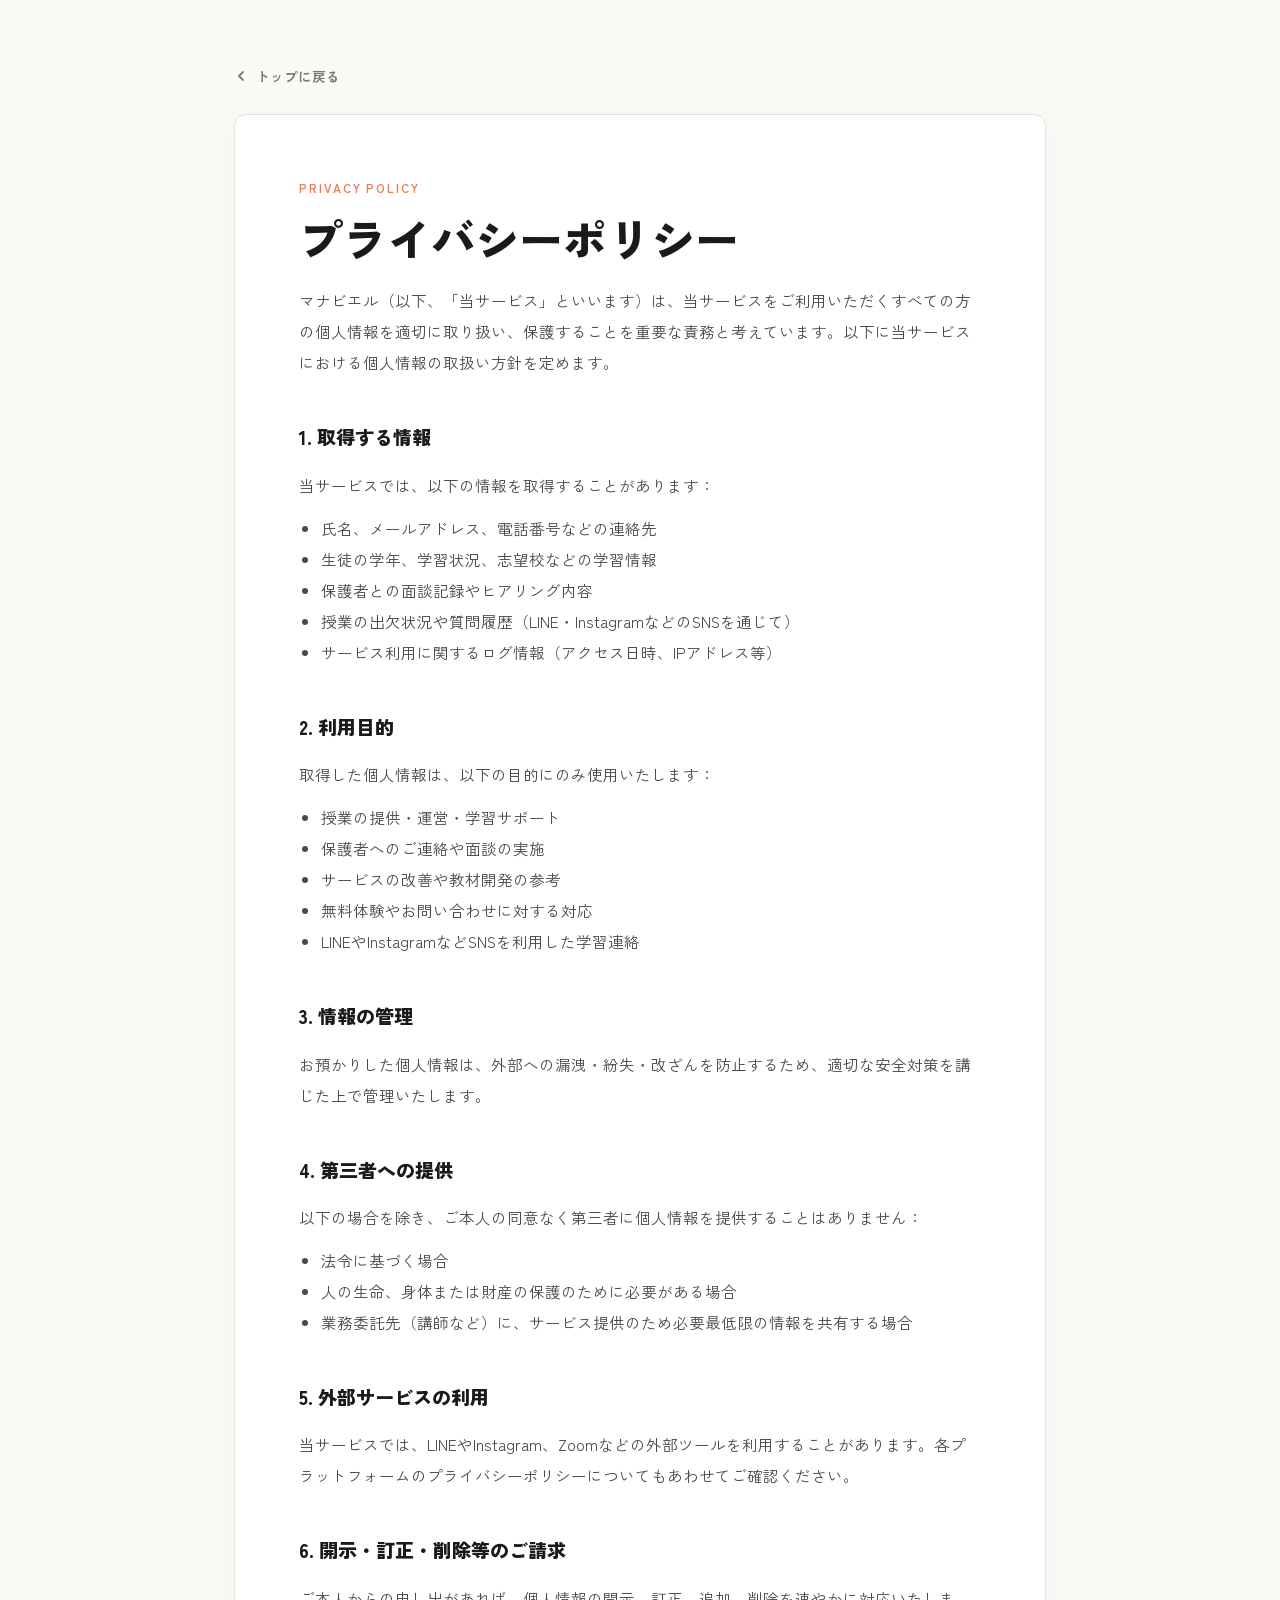
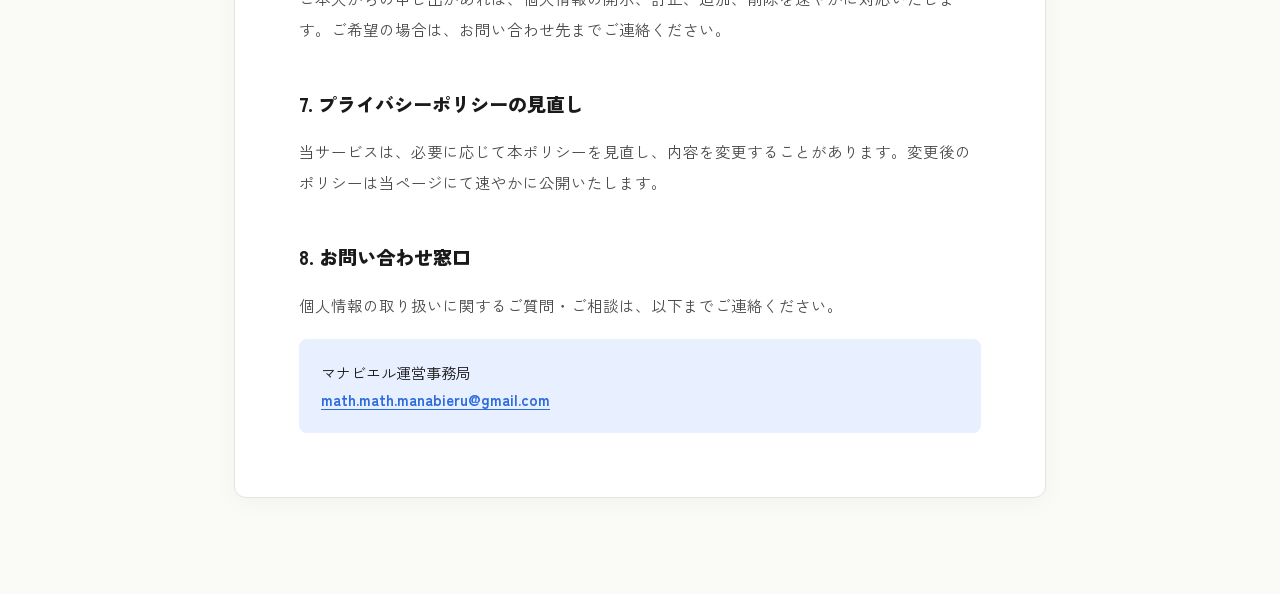
<file: privacy.html>
<!DOCTYPE html>
<html lang="ja">
<head>
  <meta charset="UTF-8">
  <meta name="viewport" content="width=device-width, initial-scale=1.0">
  <title>プライバシーポリシー ─ マナビエル</title>
  <meta name="description" content="マナビエルのプライバシーポリシー。個人情報の取得、利用目的、管理、第三者提供、外部サービス利用について定めています。" />
  <link rel="icon" type="image/svg+xml" href="favicon.svg" />
  <link rel="stylesheet" href="styles.css">
  <style>
    .policy-page { background: var(--bg); min-height: 100vh; }
    .policy-shell {
      max-width: 860px;
      margin: 0 auto;
      padding: 64px 24px 96px;
    }
    .policy-card {
      background: #fff;
      border: 1px solid var(--line);
      border-radius: 12px;
      padding: clamp(32px, 6vw, 64px);
      box-shadow: 0 4px 24px rgba(0,0,0,0.04);
    }
    .policy-card h1 {
      margin: 0;
      font-family: var(--font-head);
      font-size: clamp(28px, 4.4vw, 44px);
      font-weight: 900;
      line-height: 1.3;
      color: var(--ink);
    }
    .policy-card h2 {
      margin: 42px 0 14px;
      padding-top: 2px;
      font-size: 19px;
      font-weight: 900;
      line-height: 1.55;
      color: var(--ink);
    }
    .policy-card p,
    .policy-card li {
      font-size: 15.5px;
      line-height: 2;
      color: var(--ink-soft);
    }
    .policy-card p { margin: 18px 0 0; }
    .policy-card ul {
      margin: 12px 0 0;
      padding-left: 1.4em;
    }
    .policy-contact {
      margin-top: 18px;
      padding: 20px 22px;
      background: var(--blue-soft);
      border-radius: 8px;
      color: var(--ink);
      line-height: 1.8;
      font-size: 15px;
    }
    .policy-back {
      display: inline-flex;
      align-items: center;
      gap: 8px;
      margin-bottom: 28px;
      color: var(--ink-mute);
      font-size: 13.5px;
      font-weight: 600;
      text-decoration: none;
    }
    .policy-back:hover { color: var(--ink); }
    @media (max-width: 600px) {
      .policy-shell { padding: 40px 18px 80px; }
    }
  </style>
</head>
<body class="policy-page">
  <main class="policy-shell">
    <a class="policy-back" href="index.html">
      <svg width="14" height="14" viewBox="0 0 14 14" aria-hidden="true">
        <path d="M9 3 L5 7 L9 11" stroke="currentColor" stroke-width="1.8" fill="none" stroke-linecap="round" stroke-linejoin="round"/>
      </svg>
      トップに戻る
    </a>

    <article class="policy-card">
      <div style="font-size: 12px; font-weight: 700; letter-spacing: 0.16em; color: var(--orange); text-transform: uppercase; margin-bottom: 14px;">
        PRIVACY POLICY
      </div>
      <h1>プライバシーポリシー</h1>
      <p>
        マナビエル（以下、「当サービス」といいます）は、当サービスをご利用いただくすべての方の個人情報を適切に取り扱い、保護することを重要な責務と考えています。以下に当サービスにおける個人情報の取扱い方針を定めます。
      </p>

      <h2>1. 取得する情報</h2>
      <p>当サービスでは、以下の情報を取得することがあります：</p>
      <ul>
        <li>氏名、メールアドレス、電話番号などの連絡先</li>
        <li>生徒の学年、学習状況、志望校などの学習情報</li>
        <li>保護者との面談記録やヒアリング内容</li>
        <li>授業の出欠状況や質問履歴（LINE・InstagramなどのSNSを通じて）</li>
        <li>サービス利用に関するログ情報（アクセス日時、IPアドレス等）</li>
      </ul>

      <h2>2. 利用目的</h2>
      <p>取得した個人情報は、以下の目的にのみ使用いたします：</p>
      <ul>
        <li>授業の提供・運営・学習サポート</li>
        <li>保護者へのご連絡や面談の実施</li>
        <li>サービスの改善や教材開発の参考</li>
        <li>無料体験やお問い合わせに対する対応</li>
        <li>LINEやInstagramなどSNSを利用した学習連絡</li>
      </ul>

      <h2>3. 情報の管理</h2>
      <p>
        お預かりした個人情報は、外部への漏洩・紛失・改ざんを防止するため、適切な安全対策を講じた上で管理いたします。
      </p>

      <h2>4. 第三者への提供</h2>
      <p>以下の場合を除き、ご本人の同意なく第三者に個人情報を提供することはありません：</p>
      <ul>
        <li>法令に基づく場合</li>
        <li>人の生命、身体または財産の保護のために必要がある場合</li>
        <li>業務委託先（講師など）に、サービス提供のため必要最低限の情報を共有する場合</li>
      </ul>

      <h2>5. 外部サービスの利用</h2>
      <p>
        当サービスでは、LINEやInstagram、Zoomなどの外部ツールを利用することがあります。各プラットフォームのプライバシーポリシーについてもあわせてご確認ください。
      </p>

      <h2>6. 開示・訂正・削除等のご請求</h2>
      <p>
        ご本人からの申し出があれば、個人情報の開示、訂正、追加、削除を速やかに対応いたします。ご希望の場合は、お問い合わせ先までご連絡ください。
      </p>

      <h2>7. プライバシーポリシーの見直し</h2>
      <p>
        当サービスは、必要に応じて本ポリシーを見直し、内容を変更することがあります。変更後のポリシーは当ページにて速やかに公開いたします。
      </p>

      <h2>8. お問い合わせ窓口</h2>
      <p>個人情報の取り扱いに関するご質問・ご相談は、以下までご連絡ください。</p>
      <div class="policy-contact">
        マナビエル運営事務局<br>
        <a href="mailto:math.math.manabieru@gmail.com" style="color: var(--blue); font-weight: 700; text-decoration: underline; text-underline-offset: 3px;">math.math.manabieru@gmail.com</a>
      </div>
    </article>
  </main>
</body>
</html>
</file>
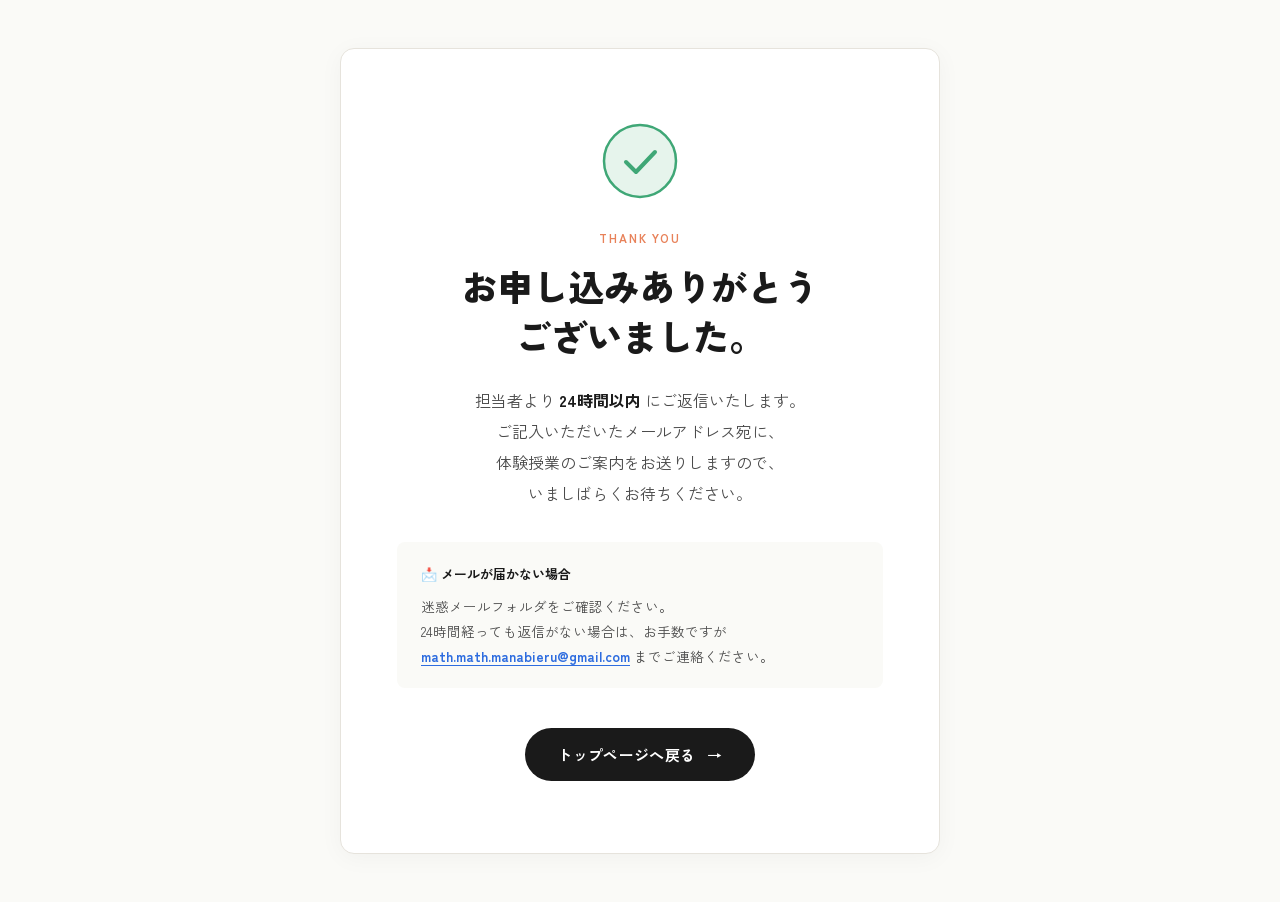
<file: thanks.html>
<!DOCTYPE html>
<html lang="ja">
<head>
  <meta charset="UTF-8">
  <meta name="viewport" content="width=device-width, initial-scale=1.0">
  <title>お申し込みありがとうございました ─ マナビエル</title>
  <link rel="icon" type="image/svg+xml" href="favicon.svg" />
  <link rel="stylesheet" href="styles.css">
  <style>
    body { background: var(--bg); }
    .thanks-shell {
      min-height: 100vh; display: flex; align-items: center; justify-content: center;
      padding: 48px 24px;
    }
    .thanks-card {
      max-width: 600px; width: 100%;
      background: #fff; border: 1px solid var(--line); border-radius: 14px;
      padding: clamp(40px, 6vw, 72px) clamp(28px, 5vw, 56px);
      text-align: center;
      box-shadow: 0 4px 24px rgba(0,0,0,0.04);
    }
    @keyframes drawCheck {
      0% { stroke-dasharray: 0 60; }
      100% { stroke-dasharray: 60 0; }
    }
    @keyframes scaleIn {
      0% { transform: scale(0.6); opacity: 0; }
      60% { transform: scale(1.05); opacity: 1; }
      100% { transform: scale(1); }
    }
    .check-circle { animation: scaleIn .5s cubic-bezier(.2,.8,.3,1.2) both; }
    .check-mark { animation: drawCheck .5s ease .3s both; }
    @keyframes fadeUp {
      from { opacity: 0; transform: translateY(12px); }
      to { opacity: 1; transform: none; }
    }
    .fade-1 { animation: fadeUp .5s ease .5s both; }
    .fade-2 { animation: fadeUp .5s ease .7s both; }
    .fade-3 { animation: fadeUp .5s ease .9s both; }
    .fade-4 { animation: fadeUp .5s ease 1.1s both; }
  </style>
</head>
<body>
  <div class="thanks-shell">
    <div class="thanks-card">
      <!-- チェックアイコン -->
      <div style="margin-bottom: 28px; display: inline-flex;">
        <svg class="check-circle" width="80" height="80" viewBox="0 0 80 80" aria-hidden="true">
          <circle cx="40" cy="40" r="36" fill="#e6f4ec" />
          <circle cx="40" cy="40" r="36" fill="none" stroke="#3FA776" stroke-width="2.5" />
          <path class="check-mark" d="M26 41 L36 51 L55 31"
                stroke="#3FA776" stroke-width="4" fill="none"
                stroke-linecap="round" stroke-linejoin="round" />
        </svg>
      </div>

      <div class="fade-1" style="font-size: 12px; font-weight: 700; letter-spacing: 0.16em; color: var(--orange); text-transform: uppercase; margin-bottom: 14px;">
        THANK YOU
      </div>

      <h1 class="fade-1" style="
        margin: 0; font-family: var(--font-head);
        font-size: clamp(26px, 4vw, 36px);
        font-weight: 900; line-height: 1.4; letter-spacing: -0.01em;
        color: var(--ink);
      ">
        お申し込みありがとう<br/>ございました。
      </h1>

      <p class="fade-2" style="
        margin-top: 24px; font-size: 16px; line-height: 1.95;
        color: var(--ink-soft);
      ">
        担当者より <strong style="color: var(--ink);">24時間以内</strong> にご返信いたします。<br/>
        ご記入いただいたメールアドレス宛に、<br class="hide-mobile"/>
        体験授業のご案内をお送りしますので、<br class="hide-mobile"/>
        いましばらくお待ちください。
      </p>

      <!-- 注意点ボックス -->
      <div class="fade-3" style="
        margin-top: 32px; padding: 20px 24px;
        background: var(--bg); border-radius: 8px;
        text-align: left; font-size: 13.5px; line-height: 1.85;
        color: var(--ink-soft);
      ">
        <div style="font-weight: 700; color: var(--ink); margin-bottom: 8px; font-size: 13px;">
          📩 メールが届かない場合
        </div>
        迷惑メールフォルダをご確認ください。<br/>
        24時間経っても返信がない場合は、お手数ですが
        <a href="mailto:math.math.manabieru@gmail.com" style="color: var(--blue); text-decoration: underline; text-underline-offset: 3px; font-weight: 600;">math.math.manabieru@gmail.com</a>
        までご連絡ください。
      </div>

      <!-- ボタン -->
      <div class="fade-4" style="margin-top: 40px;">
        <a href="index.html" style="
          display: inline-flex; align-items: center; gap: 12px;
          padding: 16px 32px;
          background: var(--ink); color: #fff;
          border-radius: 999px; text-decoration: none;
          font-weight: 700; font-size: 15px; letter-spacing: 0.02em;
          transition: transform .15s ease;
        " onmouseover="this.style.transform='translateY(-2px)'" onmouseout="this.style.transform='none'">
          トップページへ戻る
          <span aria-hidden="true">→</span>
        </a>
      </div>
    </div>
  </div>

  <style>
    @media (max-width: 600px) {
      .hide-mobile { display: none; }
    }
  </style>
</body>
</html>
</file>
<file: styles.css>
/* マナビエル LP — base styles */

@import url('https://fonts.googleapis.com/css2?family=Noto+Sans+JP:wght@300;400;500;700;900&family=Zen+Kaku+Gothic+New:wght@400;500;700;900&family=Noto+Serif+JP:wght@400;700;900&display=swap');

:root {
  --bg: #fafaf7;
  --ink: #1a1a1a;
  --ink-soft: #4a4a4a;
  --ink-mute: #7a7a7a;
  --line: #e6e3dc;
  --paper: #ffffff;

  /* accents — soft blue / green / orange */
  --blue:   #2D6CDF;
  --blue-soft: #e8efff;
  --green:  #3FA776;
  --green-soft: #e6f4ec;
  --orange: #E8825A;
  --orange-soft: #fdeee5;

  --hand: var(--orange);

  --font-sans: 'Zen Kaku Gothic New', 'Noto Sans JP', system-ui, -apple-system, sans-serif;
  --font-head: 'Zen Kaku Gothic New', 'Noto Sans JP', system-ui, sans-serif;
  --font-serif: 'Noto Serif JP', 'YuMincho', 'Hiragino Mincho ProN', serif;
}

* { box-sizing: border-box; }

html, body {
  margin: 0;
  padding: 0;
  font-family: var(--font-sans);
  color: var(--ink);
  background: var(--bg);
  -webkit-font-smoothing: antialiased;
  text-rendering: optimizeLegibility;
  font-feature-settings: "palt";
}

body { overflow-x: hidden; }

a { color: inherit; }
button { font-family: inherit; }

/* ── reveal on scroll ─────────────────────────── */
.reveal { opacity: 0; transform: translateY(24px); transition: opacity .9s ease, transform .9s cubic-bezier(.2,.7,.2,1); }
.reveal.in { opacity: 1; transform: none; }
.reveal.no-anim { transition: none !important; opacity: 1; transform: none; }
.reveal-d1 { transition-delay: .08s; }
.reveal-d2 { transition-delay: .16s; }
.reveal-d3 { transition-delay: .24s; }
.reveal-d4 { transition-delay: .32s; }
.reveal-d5 { transition-delay: .40s; }
.reveal-d6 { transition-delay: .48s; }

/* ── handwriting accents (CSS-driven SVG strokes) ─ */
@keyframes draw {
  to { stroke-dashoffset: 0; }
}
.hand-circle path,
.hand-underline path,
.hand-arrow path,
.hand-check path,
.hand-loop path,
.hand-bracket path {
  stroke-dasharray: 1000;
  stroke-dashoffset: 1000;
  fill: none;
  stroke-linecap: round;
  stroke-linejoin: round;
}
.in .hand-circle path,
.in .hand-underline path,
.in .hand-arrow path,
.in .hand-check path,
.in .hand-loop path,
.in .hand-bracket path {
  animation: draw 1.6s cubic-bezier(.6,.1,.3,1) forwards;
}

/* ── focus ring ───────────────────────────────── */
:focus-visible { outline: 2px solid var(--blue); outline-offset: 3px; border-radius: 4px; }

/* ── scrollbar styling for inner scroll regions ── */
.scroll-area::-webkit-scrollbar { width: 8px; height: 8px; }
.scroll-area::-webkit-scrollbar-thumb { background: rgba(0,0,0,.12); border-radius: 4px; }
.scroll-area::-webkit-scrollbar-track { background: transparent; }

/* ── grain texture overlay ────────────────────── */
.grain::before {
  content: ""; position: absolute; inset: 0; pointer-events: none;
  background-image: radial-gradient(rgba(0,0,0,.025) 1px, transparent 1.4px);
  background-size: 3px 3px; mix-blend-mode: multiply; opacity: .4;
}

/* ── prevent text selection on decorative ─────── */
.deco { user-select: none; pointer-events: none; }

/* dotted grid bg */
.dot-grid {
  background-image: radial-gradient(rgba(0,0,0,0.08) 1px, transparent 1px);
  background-size: 22px 22px;
}

/* selection */
::selection { background: var(--orange); color: #fff; }

/* ── responsive: tighten desktop layouts on mobile ─ */
@media (max-width: 760px) {
  /* sections — reduce horizontal padding */
  section {
    padding-left: 20px !important;
    padding-right: 20px !important;
  }
  /* nav links: hide all but the CTA button */
  header nav a { display: none !important; }
  header nav button { padding: 9px 14px !important; font-size: 12.5px !important; }

  /* the few hard-coded 2-col grids → single column */
  .two-col-stack {
    grid-template-columns: 1fr !important;
    gap: 40px !important;
  }
  .two-col-stack .stack-img {
    max-width: 280px !important;
    margin: 0 auto !important;
  }
  /* hero: bigger top padding for breathing room */
  .hero-section { padding-top: 56px !important; padding-bottom: 56px !important; }
  /* big number cards: shrink */
  .price-num { font-size: 38px !important; }
  /* section vertical padding */
  .sec-vpad { padding-top: 72px !important; padding-bottom: 72px !important; }
  /* sticky CTA leaves room */
  body { padding-bottom: 80px; }
  /* faq question font */
  .faq-q { font-size: 15.5px !important; }
}

@media (max-width: 480px) {
  section {
    padding-left: 16px !important;
    padding-right: 16px !important;
  }
  .sec-vpad { padding-top: 56px !important; padding-bottom: 56px !important; }
  /* tab buttons: stack tight */
  .grade-tab { padding: 12px 14px !important; font-size: 14px !important; }
}
</file>
